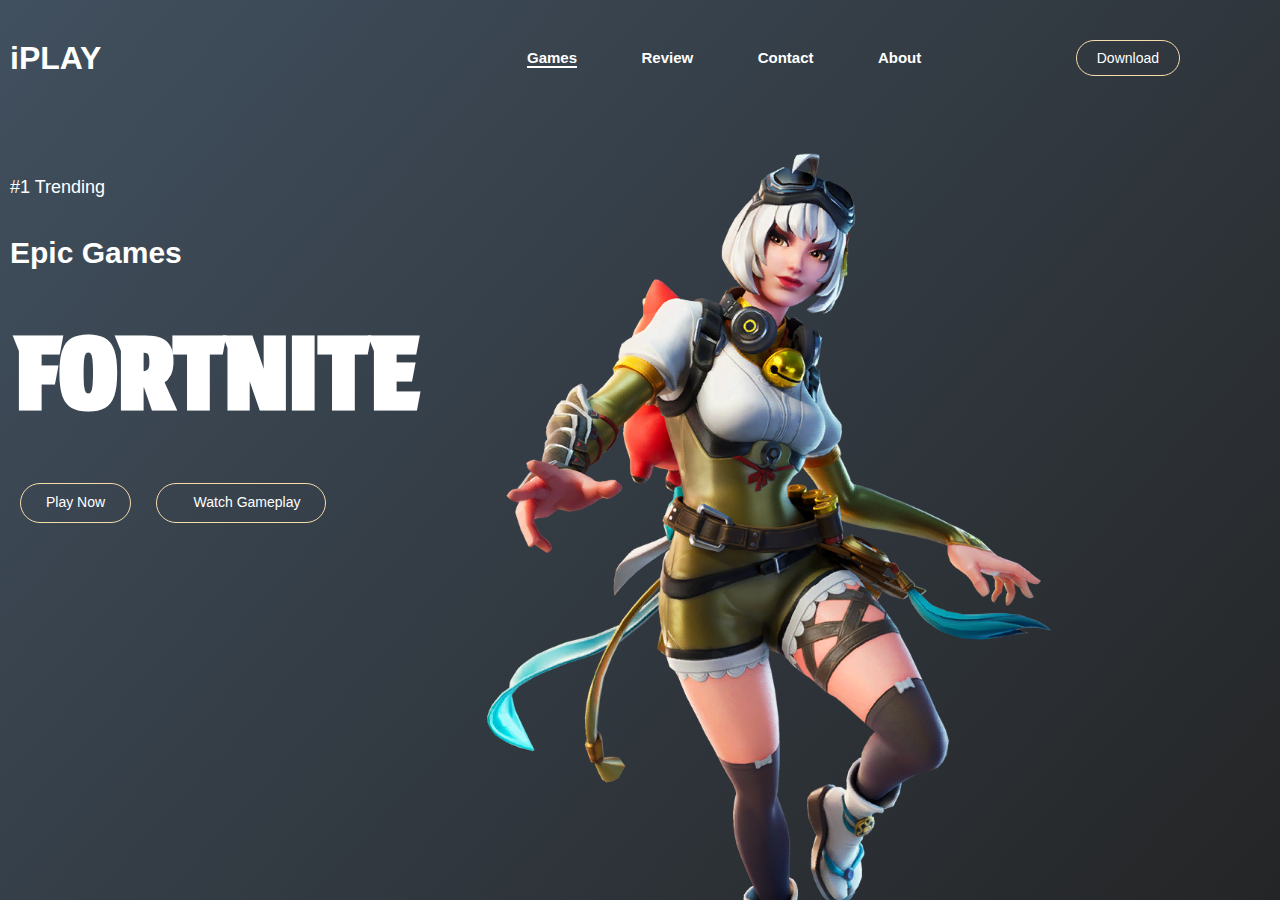
<file: index.html>
<!DOCTYPE html>
<html lang="en">
<head>
    <meta charset="UTF-8">
    <meta name="viewport" content="width=device-width, initial-scale=1.0">
    <link rel="stylesheet" href="index.css">
    <link rel="preconnect" href="https://fonts.googleapis.com">
    <link rel="preconnect" href="https://fonts.gstatic.com" crossorigin>
    <link href="https://fonts.googleapis.com/css2?family=Protest+Strike&display=swap" rel="stylesheet">
    <link rel="stylesheet" href="https://cdnjs.cloudflare.com/ajax/libs/font-awesome/6.5.1/css/all.min.css" integrity="sha512-DTOQO9RWCH3ppGqcWaEA1BIZOC6xxalwEsw9c2QQeAIftl+Vegovlnee1c9QX4TctnWMn13TZye+giMm8e2LwA==" crossorigin="anonymous" referrerpolicy="no-referrer" />
    <title>Gaming Website</title>
</head>
<body>
    <section class="hero">
        <div class="main-width">
            <header>
                <div class="logo">
                    <h2><a href="#">iPLAY</a></h2>
                </div>

                <nav>
                    <ul>
                        <li class="active"><a href="#">Games</a></li>
                        <li><a href="review.html">Review</a></li>
                        <li><a href="contact.html">Contact</a></li>
                        <li><a href="about.html">About</a></li>
                        <li class="btn"><a href="#">Download</a></li>
                    </ul>
                </nav>
            </header>

            <div class="content">
                <div class="main-text">
                    <h6>#1 Trending</h6>
                    <h3>Epic Games</h3>
                    <h1>FORTNITE</h1>
                    <p></p>
                    <a href="#" class="cta play-game">Play Now</a>
                    <a href="#" class="cta watch-gameplay"><i class="fas fa-play"></i> Watch Gameplay</a>
                </div>
                
                <div class="platforms">
                    <a href="https://www.fortnite.com/download?lang=en-US"><i class="fab fa-windows"></i></a>
                    <a href="https://www.fortnite.com/download?lang=en-US"><i class="fab fa-apple"></i></a>
                    <a href="https://www.fortnite.com/download?lang=en-US"><i class="fab fa-steam"></i></a>
                    <a href="https://www.fortnite.com/download?lang=en-US"><i class="fab fa-android"></i></a>
                    <a href="https://www.fortnite.com/download?lang=en-US"><i class="fab fa-playstation"></i></a>
                    <a href="https://www.fortnite.com/download?lang=en-US"><i class="fab fa-xbox"></i></a>
                </div>
                <div class="image">
                    <img src="ft.png" alt="">
                </div>
            </div>
        </div>
    </section>

    <script>
      
    
    document.querySelector('.watch-gameplay').addEventListener('click', function() {
    window.location.href = 'https://youtu.be/HQNmN4nGUZM?si=9Jbh_qC2_NPgSRMK'; 
    });

     
    document.querySelector('.play-game').addEventListener('click', function() {
    if (confirm('Do you really want to download the game?')) {
    window.location.href = 'https://www.fortnite.com/download?lang=en-US'; 
    }
    });
    </script>
</body>
</html>
</file>
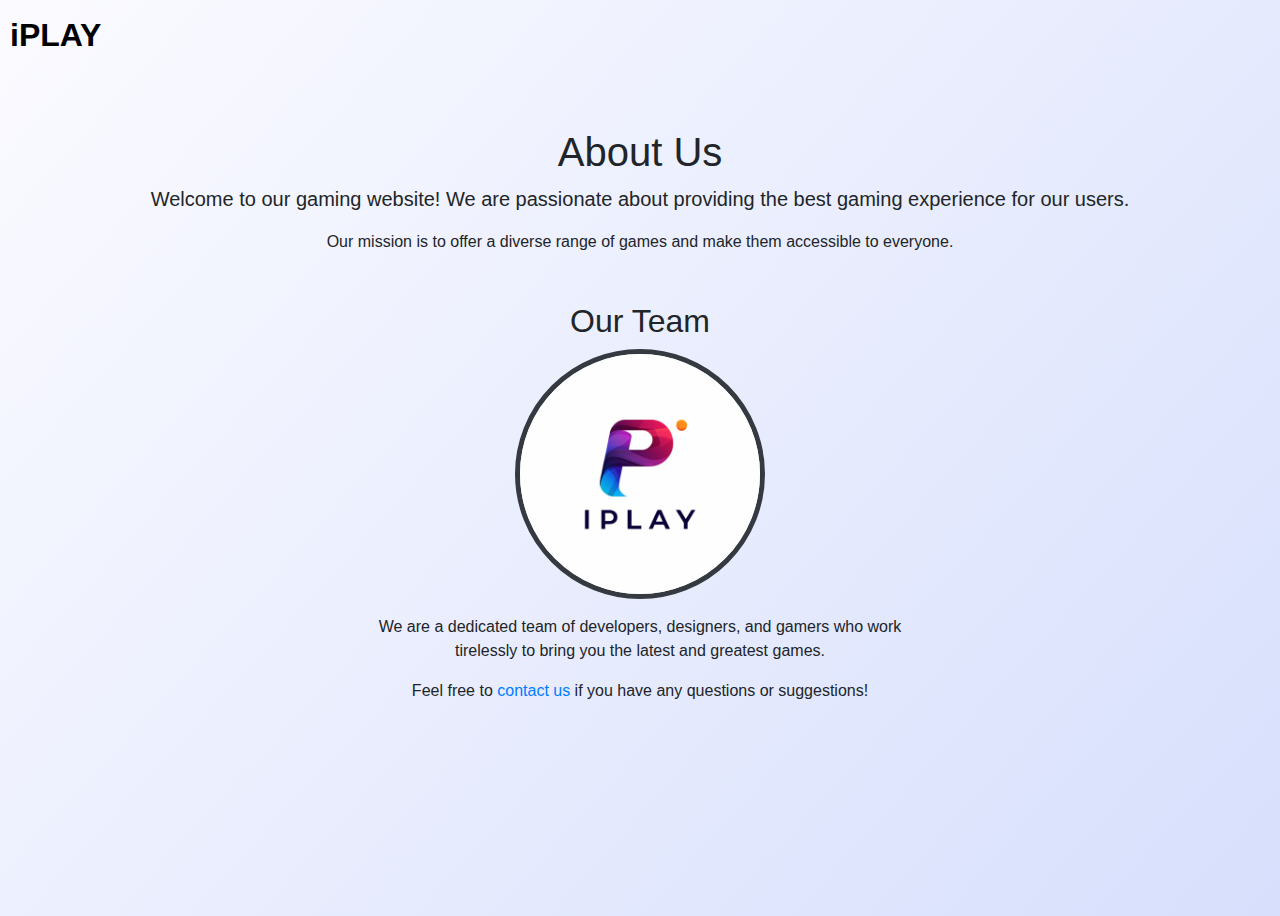
<file: about.html>
<!DOCTYPE html>
<html lang="en">
<head>
    <meta charset="UTF-8">
    <meta name="viewport" content="width=device-width, initial-scale=1.0">
    <title>About Us</title>
    <link rel="stylesheet" href="https://stackpath.bootstrapcdn.com/bootstrap/4.5.2/css/bootstrap.min.css">
    <link rel="stylesheet" href="about.css">
</head>
<body>
    <header>
        <div class="logo">
            <h2 class="mt-3"><a href="index.html">iPLAY</a></h2>
        </div>
    </header>
    <div class="container">
        <div class="text-center">
            <h1 class="mt-3">About Us</h1>
            <p class="lead">Welcome to our gaming website! We are passionate about providing the best gaming experience for our users.</p>
            <p>Our mission is to offer a diverse range of games and make them accessible to everyone.</p>
        </div>
        
        <div class="row mt-5">
            <div class="col-md-6 offset-md-3 text-center">
                <h2>Our Team</h2>
                <div class="image-container">
                    <img src="logoo.jpg" alt="Our Team" class="img-fluid rounded-circle">
                </div>
                <p class="mt-3">We are a dedicated team of developers, designers, and gamers who work tirelessly to bring you the latest and greatest games.</p>
                <p>Feel free to <a href="contact.html">contact us</a> if you have any questions or suggestions!</p>
            </div>
        </div>
    </div>

    <script src="https://code.jquery.com/jquery-3.5.1.slim.min.js"></script>
    <script src="https://cdn.jsdelivr.net/npm/@popperjs/core@2.5.4/dist/umd/popper.min.js"></script>
    <script src="https://stackpath.bootstrapcdn.com/bootstrap/4.5.2/js/bootstrap.min.js"></script>
</body>
</html>
</file>
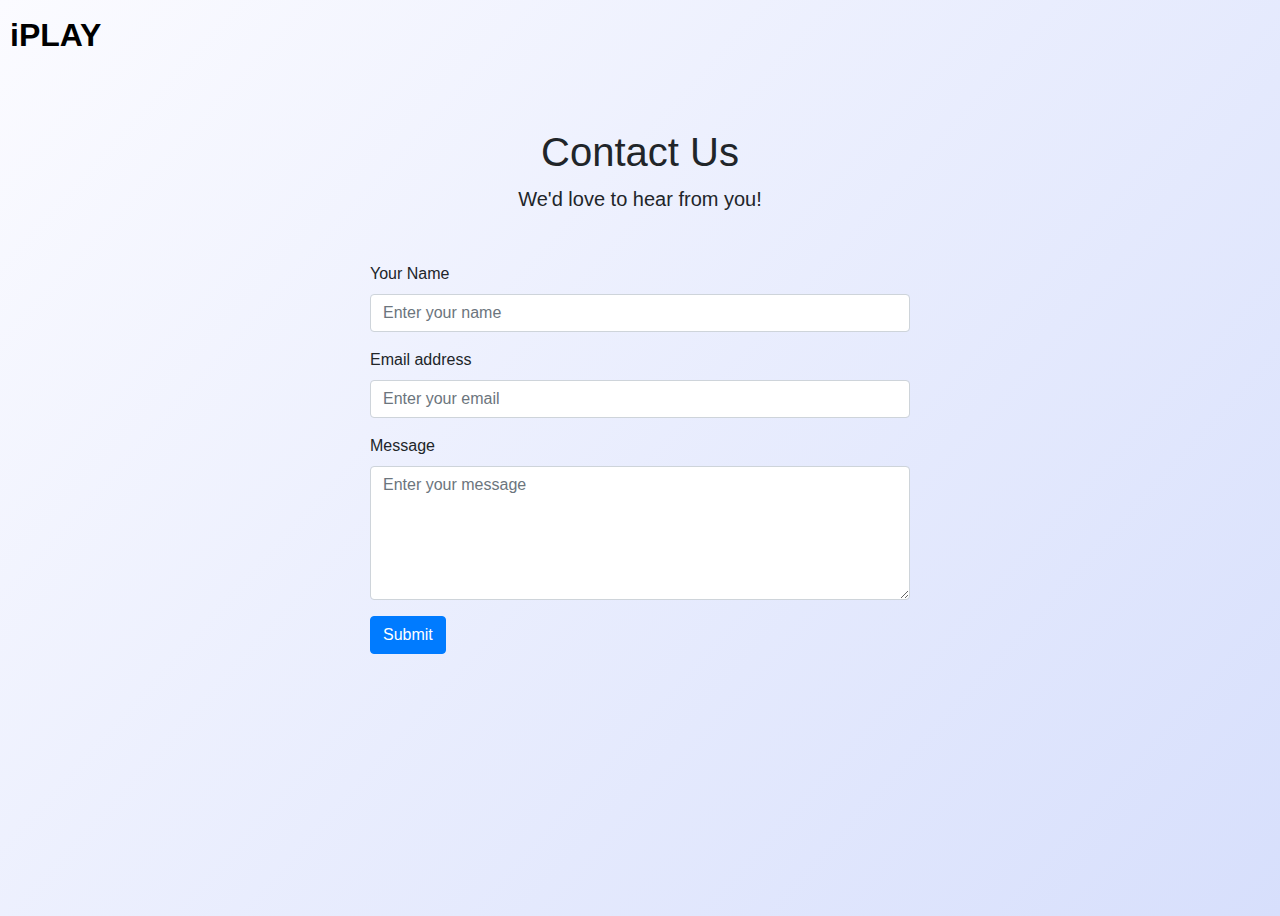
<file: contact.html>
<!DOCTYPE html>
<html lang="en">
<head>
    <meta charset="UTF-8">
    <meta name="viewport" content="width=device-width, initial-scale=1.0">
    <title>Contact Us</title>
    <link rel="stylesheet" href="https://stackpath.bootstrapcdn.com/bootstrap/4.5.2/css/bootstrap.min.css">
    <link rel="stylesheet" href="contact.css">
</head>
<body>
    <header>
        <div class="logo">
            <h2 class="mt-3"><a href="index.html">iPLAY</a></h2>
        </div>
    </header>
    <div class="container">
        <div class="text-center">
            <h1 class="mt-3">Contact Us</h1>
            <p class="lead">We'd love to hear from you!</p>
        </div>
        
        <div class="row mt-5">
            <div class="col-md-6 offset-md-3">
                <form>
                    <div class="form-group">
                        <label for="name">Your Name</label>
                        <input type="text" class="form-control" id="name" placeholder="Enter your name">
                    </div>
                    <div class="form-group">
                        <label for="email">Email address</label>
                        <input type="email" class="form-control" id="email" placeholder="Enter your email">
                    </div>
                    <div class="form-group">
                        <label for="message">Message</label>
                        <textarea class="form-control" id="message" rows="5" placeholder="Enter your message"></textarea>
                    </div>
                    <button type="submit" class="btn btn-primary">Submit</button>
                </form>
            </div>
        </div>
    </div>
    <script src="https://code.jquery.com/jquery-3.5.1.slim.min.js"></script>
    <script src="https://cdn.jsdelivr.net/npm/@popperjs/core@2.5.4/dist/umd/popper.min.js"></script>
    <script src="https://stackpath.bootstrapcdn.com/bootstrap/4.5.2/js/bootstrap.min.js"></script>
    <script>
        document.querySelector('form').addEventListener('submit', function(event) {
            event.preventDefault();
            let hasError = false;
            document.querySelectorAll('.error-message').forEach(function(element) {
                element.remove();
            });


            const name = document.getElementById('name');
            if (!name.value.trim()) {
                const error = document.createElement('div');
                error.className = 'error-message text-danger';
                error.innerText = 'Please enter your name.';
                name.parentNode.appendChild(error);
                hasError = true;
            }

            
            const email = document.getElementById('email');
            if (!email.value.trim()) {
                const error = document.createElement('div');
                error.className = 'error-message text-danger';
                error.innerText = 'Please enter your email.';
                email.parentNode.appendChild(error);
                hasError = true;
            }

            
            const message = document.getElementById('message');
            if (!message.value.trim()) {
                const error = document.createElement('div');
                error.className = 'error-message text-danger';
                error.innerText = 'Please enter your message.';
                message.parentNode.appendChild(error);
                hasError = true;
            }

            
            if (!hasError) {
                this.submit();
            }
        });
    </script>
</body>
</html>
</file>
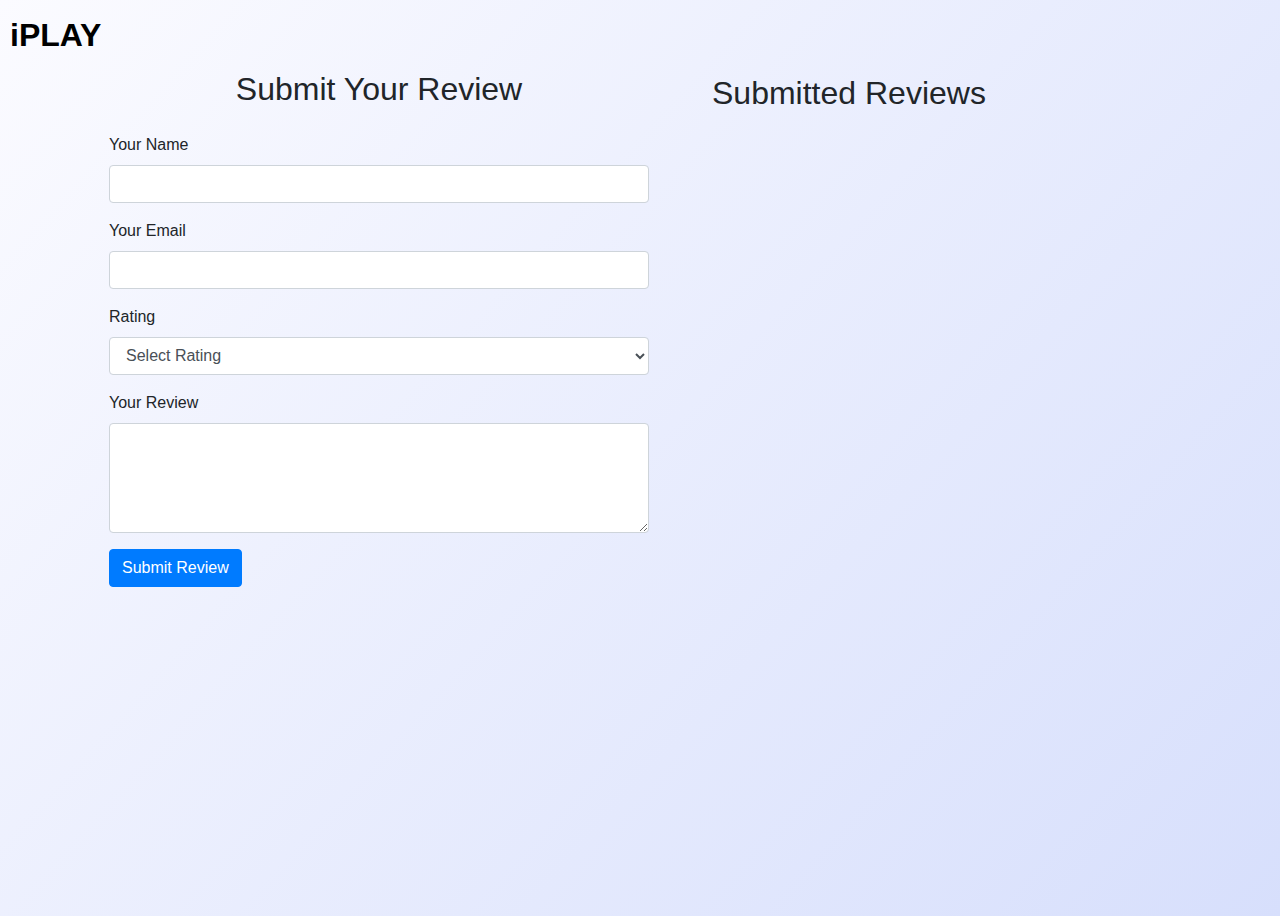
<file: review.html>
<!DOCTYPE html>
<html lang="en">
<head>
  <meta charset="UTF-8">
  <meta name="viewport" content="width=device-width, initial-scale=1.0">
  <title>Review Submission Form</title>
  <link rel="stylesheet" href="review.css">
  <link href="https://stackpath.bootstrapcdn.com/bootstrap/4.5.2/css/bootstrap.min.css" rel="stylesheet">
</head>
<body>
<header>
  <div class="logo">
      <h2 class="mt-3"><a href="index.html">iPLAY</a></h2>
  </div>
</header>
<div class="container mt-3">
  <div class="row">
    <div class="col-md-6 ml-4 offset-md-3">
      <h2 class="text-center mb-4">Submit Your Review</h2>
      <form id="reviewForm">
        <div class="form-group">
          <label for="name">Your Name</label>
          <input type="text" class="form-control" id="name" name="name" required>
        </div>
        <div class="form-group">
          <label for="email">Your Email</label>
          <input type="email" class="form-control" id="email" name="email" required>
        </div>
        <div class="form-group">
          <label for="rating">Rating</label>
          <select class="form-control" id="rating" name="rating" required>
            <option value="">Select Rating</option>
            <option value="5">5 Stars</option>
            <option value="4">4 Stars</option>
            <option value="3">3 Stars</option>
            <option value="2">2 Stars</option>
            <option value="1">1 Star</option>
          </select>
        </div>
        <div class="form-group">
          <label for="review">Your Review</label>
          <textarea class="form-control" id="review" name="review" rows="4" required></textarea>
        </div>
        <button type="submit" class="btn btn-primary">Submit Review</button>
      </form>
    </div>
    <div class="mt-1" id="reviewList">
      <h2 class="text-center ml-5 mb-4">Submitted Reviews</h2>
      <ul id="reviews" class="list-group ml-5"></ul>
    </div>
  </div>
</div>

<script>
  document.getElementById('reviewForm').addEventListener('submit', function(event) {
    event.preventDefault();

    
    const name = document.getElementById('name').value;
    const email = document.getElementById('email').value;
    const rating = document.getElementById('rating').value;
    const reviewText = document.getElementById('review').value;

    
    const reviewItem = document.createElement('li');
    reviewItem.classList.add('list-group-item');
    reviewItem.innerHTML = `<strong>${name}</strong> (${email})<br>
                            Rating: ${rating} Stars<br>
                            ${reviewText}`;

    
    document.getElementById('reviews').appendChild(reviewItem);

    
    document.getElementById('reviewForm').reset();
  });
</script>
</body>
</html>
</file>
<file: index.css>
*{
    padding: 0;
    margin: 0;
    box-sizing: border-box;
    font-family: 'Poppins', sans-serif;
}
body{
    overflow-x: hidden;
}
main-width{
    width: 1400px;
    max-width: 95%;
    margin: 0 auto;
}
.hero{
    height: 100%;
    width: 100%;
    min-height: 100vh;
    background: linear-gradient(132deg, rgb(65, 80, 95) 0.00%, rgb(36, 37, 38) 100.00%);
    position: relative;
}
.hero header .logo h2 a{
    display: block;
    font-size: 32px;
    font-weight: 600;
    text-decoration: none;
    color: white;
    margin-left: 10PX;
    font-family: 'Poppins', sans-serif;
}
.hero header{
    display: flex;
    align-items: center;
    justify-content: space-between;
    padding: 40px 0 30px;
    
}
nav ul li{
    list-style: none;
    display: inline-block;
    
}
nav ul li a{
    text-decoration: none;
    color: white;
    margin-left: 60px;
    font-size: 15px;
    font-weight: 600;
    border-bottom: 2px solid transparent;
    transition: .4s;
}
nav ul li:not(:last-child) a:hover,
nav ul li:not(:last-child) a:focus{
    border-bottom: 2px solid white;
}
nav ul li.active a{
    border-bottom: 2px solid white;
}
nav ul li.btn a{
    background: transparent;
    color: white;
    border: 1px solid #f5dca8;
    padding: 9px 20px;
    border-radius: 30px;
    line-height: 1.4;
    font-size: 14px;
    font-weight: 5;
    margin-left: 150px;
    margin-right: 100PX;
}
nav ul li.btn:hover a{
    border: 1px solid white;
    color: black;
    background: white;
    transition: .4s;
}
.content{
    padding-top: 140px;
}
.content .main-text h6{
    font-size: 18px;
    font-weight: 400;
    color: white;
    margin-bottom: 40px;
    font-family: 'Poppins', sans-serif;
    margin-top: -70px;
    margin-left: 10PX;
}
.content .main-text h3{
    font-size: 30px;
    line-height: 1;
    color: white;
    margin: 0px 0px 45px;
    font-family: 'Poppins', sans-serif;
    margin-left: 10PX;
}
.content .main-text h1{
    font-size: 100px;
    font-weight: 600;
    color: white;
    font-family: 'Protest Strike', sans-serif;
    margin-left: 15PX;
}
.content .main-text p{
    max-width: 100%;
    width: 480px;
    color: white;
    line-height: 1.8;
    font-size: 15px;
    margin-bottom: 50px;
    margin-left: 10PX;
}
.content .main-text a{
    display: inline-block;
    text-decoration: none;
    color: black;
    background: white;
    border: 1px solid white;
    padding: 9px 25px;
    line-height: 1.4;
    border-radius: 30px;
    font-size: 14px;
    font-weight: 500;
    z-index: 999;
}
.content .main-text a:hover{
    transform: scale(1.2);
    border: 1px solid #f5dca8;
    background: transparent;
    color: white;
    transition: .4s;
}
.content .main-text a.cta{
    border: 1px solid #f5dca8;
    color: white;
    background: transparent;
    margin-left: 20px;
    z-index: 999;
}
.content .main-text a.cta i{
    margin-right: 12px;
}
.content .main-text a.cta:hover{
    color: black;
    background: white;
    border: 1px solid white;
    transition: .4s;
}
.content .platforms{
    position: relative;
    z-index: 2;
    margin-top: 160px;
    padding-bottom: 40px;
    margin-left: 20PX;
}
.content .platforms a{
    display: inline-block;
    color: #f5dcac;
    margin-right: 25px;
    font-size: 24px;

}
.content .platforms a:hover{
    transform: scale(1.2);
    transition: .4s;
    color: white;
}
.image{
    position: absolute;
    width: 50%;
    height: 85%;
    bottom: 0;
    right: 250px;
    text-align: right;

}
.image img{
    height: 100%;
}
</file>
<file: about.css>
*{
    padding: 0;
    margin: 0;
    box-sizing: border-box;
}
body {
    height: 100%;
    width: 100%;
    min-height: 100vh;
    background: linear-gradient(132deg, rgb(251, 251, 255) 0.00%, rgb(215, 223, 252) 100.00%);
    position: relative;
}
.logo h2 a{
    display: block;
    font-size: 32px;
    font-weight: 600;
    text-decoration: none;
    color: rgb(0, 0, 0);
    margin-left: 10PX;
    font-family: 'Poppins', sans-serif;
}

.container {
    padding-top: 50px;
}

.image-container img {
    width: 200px;
    height: 200px;
    border: 5px solid #343a40;
}

@media (min-width: 768px) {
    .image-container img {
        width: 250px;
        height: 250px;
    }
}
</file>
<file: contact.css>
*{
    padding: 0;
    margin: 0;
    box-sizing: border-box;
}
body {
    height: 100%;
    width: 100%;
    min-height: 100vh;
    background: linear-gradient(132deg, rgb(251, 251, 255) 0.00%, rgb(215, 223, 252) 100.00%);
    position: relative;
}
.logo h2 a{
    display: block;
    font-size: 32px;
    font-weight: 600;
    text-decoration: none;
    color: rgb(0, 0, 0);
    margin-left: 10PX;
    font-family: 'Poppins', sans-serif;
}


.container {
    padding-top: 50px;
}
</file>
<file: review.css>
*{
    padding: 0;
    margin: 0;
    box-sizing: border-box;
}
body {
    height: 100%;
    width: 100%;
    min-height: 100vh;
    background: linear-gradient(132deg, rgb(251, 251, 255) 0.00%, rgb(215, 223, 252) 100.00%);
    position: relative;
}
.logo h2 a{
    display: block;
    font-size: 32px;
    font-weight: 600;
    text-decoration: none;
    color: rgb(0, 0, 0);
    margin-left: 10PX;
    font-family: 'Poppins', sans-serif;
}
</file>
